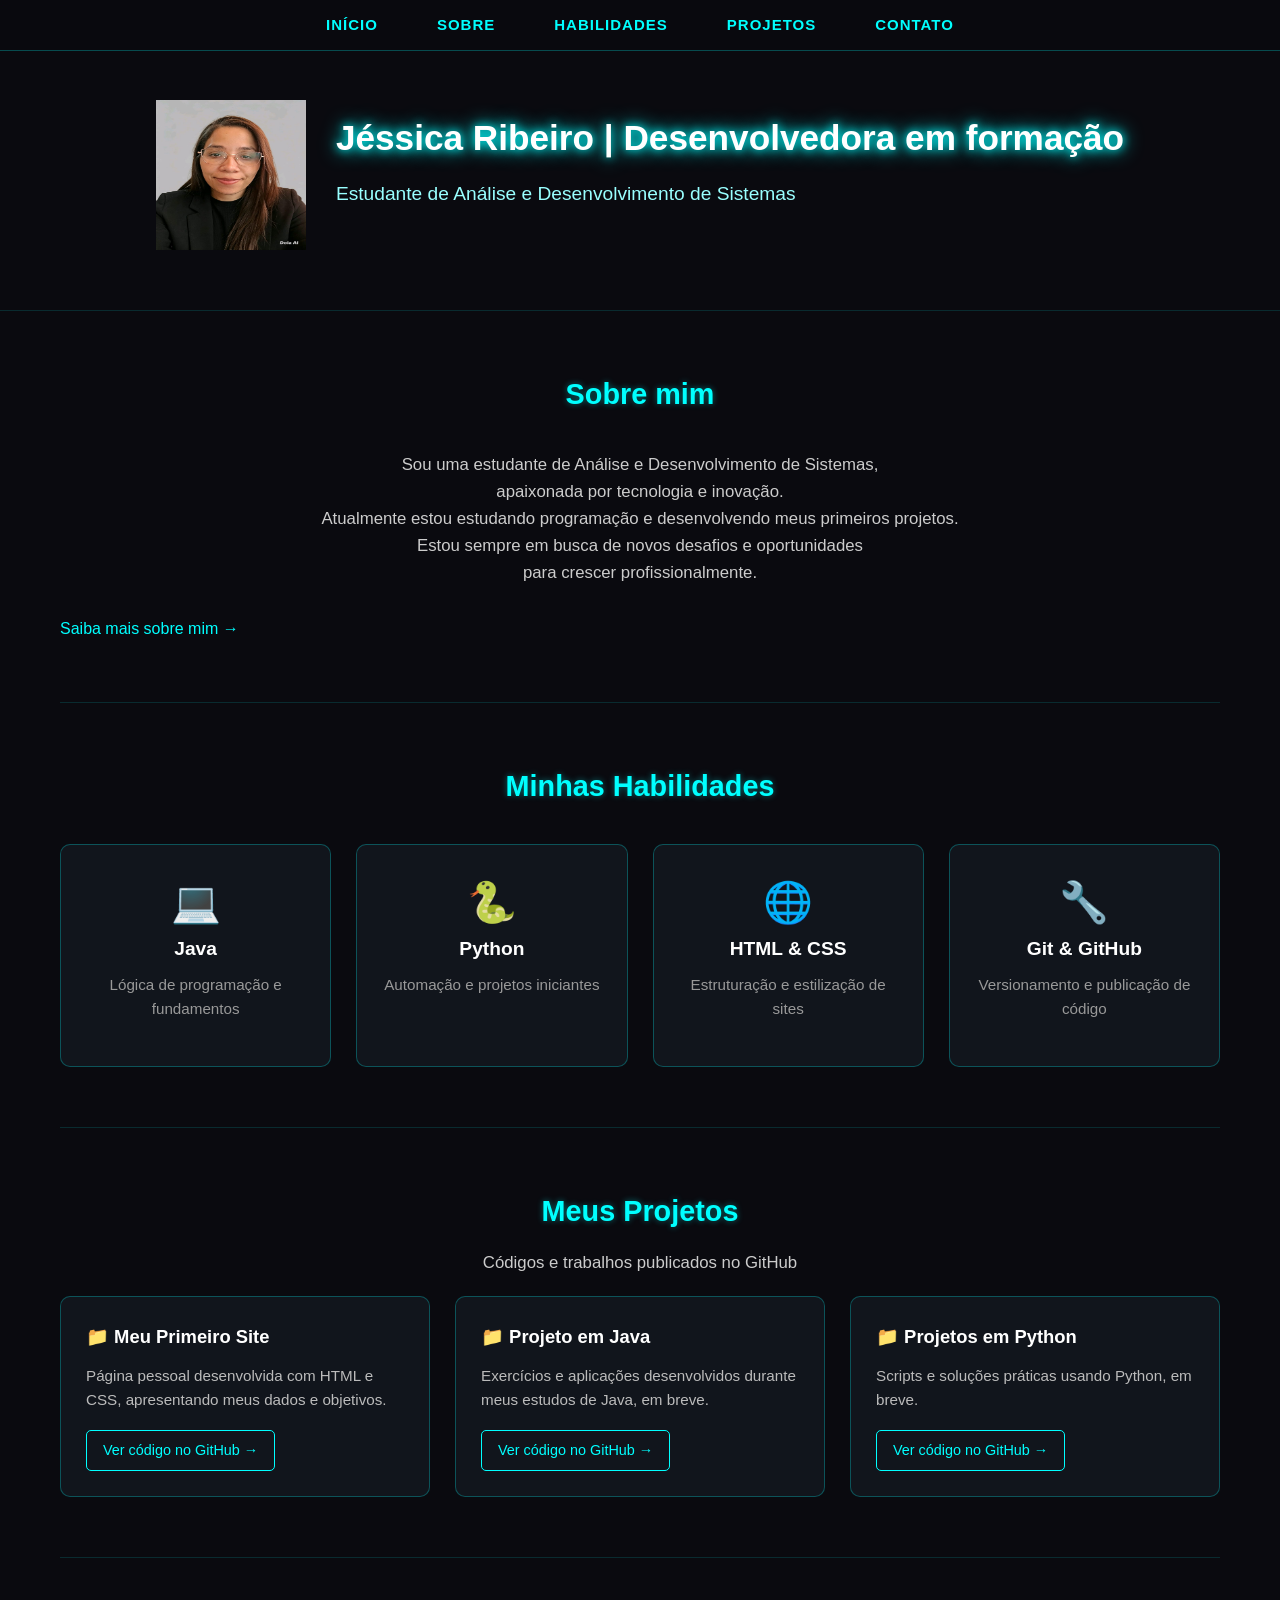
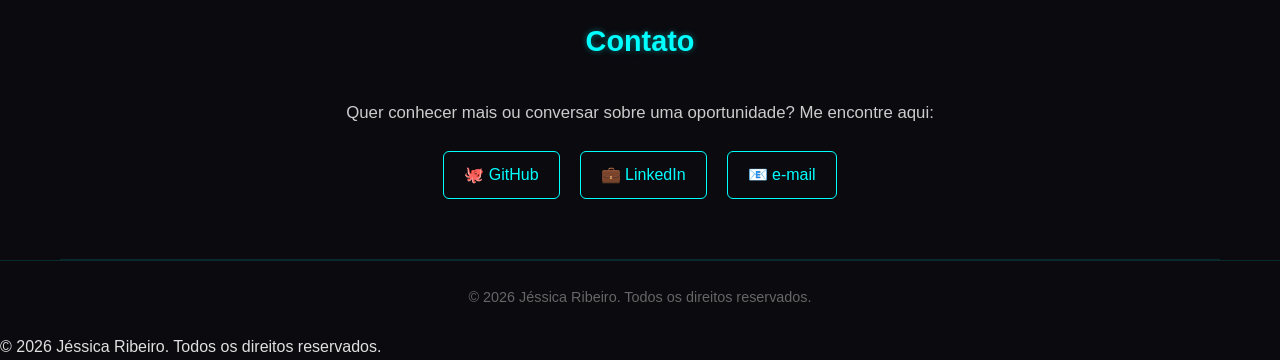
<file: index.html>
<!DOCTYPE html>
<html lang="pt-BR">
<head>
    <meta charset="UTF-8">
    <meta name="viewport" content="width=device-width, initial-scale=1.0">
    <title>Portfólio | Jéssica Ribeiro</title>
    <link rel="Stylesheet" href="style.css?v=4">
</head>

<body>

    <!-- 🧭 Menu de Navegação Fixo no Topo -->
    <nav class="menu-topo">
        <ul>
            <li><a href="#inicio">INÍCIO</a></li>
            <li><a href="#sobre">SOBRE</a></li>
            <li><a hr
                
                ef="#habilidades">HABILIDADES</a></li>
            <li><a href="#projetos">PROJETOS</a></li>
            <li><a href="#contato">CONTATO</a></li>
        </ul>
    </nav>

    <!-- 📌 Seção Início -->
    <header id="inicio">
      <img src="imagem.jpeg" alt="Foto" width="150" height="150">
      
      <div class="texto-cabecalho">
        <h1>Jéssica Ribeiro | Desenvolvedora em formação</h1>
        <p>Estudante de Análise e Desenvolvimento de Sistemas</p>
      </div>
    </header>

    <main>

        <!-- 👤 Seção Sobre -->
        <section id="sobre" class="secao">
            <h2>Sobre mim</h2>
            <p>Sou uma estudante de Análise e Desenvolvimento de Sistemas,<br> 
                apaixonada por tecnologia e inovação.<br> 
                Atualmente estou estudando programação e desenvolvendo meus primeiros projetos.<br> 
                Estou sempre em busca de novos desafios e oportunidades<br> 
                para crescer profissionalmente.
            </p>
            <a href="sobre.html" class="btn-link">Saiba mais sobre mim →</a>
        </section>

        <!-- 💡 Seção Habilidades -->
        <section id="habilidades" class="secao">
            <h2>Minhas Habilidades</h2>
            <div class="grade-cards">
                <div class="card-habilidade">
                    <span class="icone">💻</span>
                    <h3>Java</h3>
                    <p>Lógica de programação e fundamentos</p>
                </div>
                <div class="card-habilidade">
                    <span class="icone">🐍</span>
                    <h3>Python</h3>
                    <p>Automação e projetos iniciantes</p>
                </div>
                <div class="card-habilidade">
                    <span class="icone">🌐</span>
                    <h3>HTML & CSS</h3>
                    <p>Estruturação e estilização de sites</p>
                </div>
                <div class="card-habilidade">
                    <span class="icone">🔧</span>
                    <h3>Git & GitHub</h3>
                    <p>Versionamento e publicação de código</p>
                </div>
            </div>
        </section>

        <!-- 🚀 Seção Projetos -->
        <section id="projetos" class="secao">
            <h2>Meus Projetos</h2>
            <p class="subtitulo">Códigos e trabalhos publicados no GitHub</p>
            <div class="grade-cards">
                <!-- Exemplo de card de projeto → Vamos substituir pelos SEUS projetos reais! -->
                <div class="card-projeto">
                    <h3>📁 Meu Primeiro Site</h3>
                    <p>Página pessoal desenvolvida com HTML e CSS, apresentando meus dados e objetivos.</p>
                    <a href="https://github.com/jessicaribeiro12150-beep/meu-primeiro-repositorio" target="_blank" class="btn-projeto">Ver código no GitHub →</a>
                </div>
                <div class="card-projeto">
                    <h3>📁 Projeto em Java</h3>
                    <p>Exercícios e aplicações desenvolvidos durante meus estudos de Java, em breve.</p>
                    <a href="https://github.com/jessicaribeiro12150-beep/projetos-java" target="_blank" class="btn-projeto">Ver código no GitHub →</a>
                </div>
                <div class="card-projeto">
                    <h3>📁 Projetos em Python</h3>
                    <p>Scripts e soluções práticas usando Python, em breve.</p>
                    <a href="https://github.com/jessicaribeiro12150-beep/projetos-python" target="_blank" class="btn-projeto">Ver código no GitHub →</a>
                </div>
            </div>
        </section>

        <!-- ✉️ Seção Contato -->
        <section id="contato" class="secao">
            <h2>Contato</h2>
            <p>Quer conhecer mais ou conversar sobre uma oportunidade? Me encontre aqui:</p>
            <div class="links-contato">
                <a href="https://github.com/jessicaribeiro12150-beep/meu-primeiro-repositorio" target="_blank">🐙 GitHub</a>
                <a href="https://www.linkedin.com/in/jessica-da-silva-ribeiro-dev" target="_blank">💼 LinkedIn</a>
                <a href="https://mail.google.com/mail/?view=cm&to=jessicaribeiro12150@gmail.com&su=Recrutamento&body=Tenho interesse em conversar sobre oportunidades." target="_blank">📧 e-mail</a>
            </div>
        </section>

    </main>

    <footer>
        <p>&copy; 2026 Jéssica Ribeiro. Todos os direitos reservados.</p>
    </footer>

    <!-- ⚡ Rolagem suave entre as seções -->
    <script>
        document.querySelectorAll('a[href^="#"]').forEach(link => {
            link.addEventListener('click', function(e) {
                e.preventDefault();
                const alvo = document.querySelector(this.getAttribute('href'));
                if(alvo) {
                    alvo.scrollIntoView({
                        behavior: 'smooth',
                        block: 'start'
                    });
                }
            });
        });
    </script>

</body>
</html>
        <p>&copy; 2026 Jéssica Ribeiro. Todos os direitos reservados.</p>
    </footer>

</body>

</html>
</file>
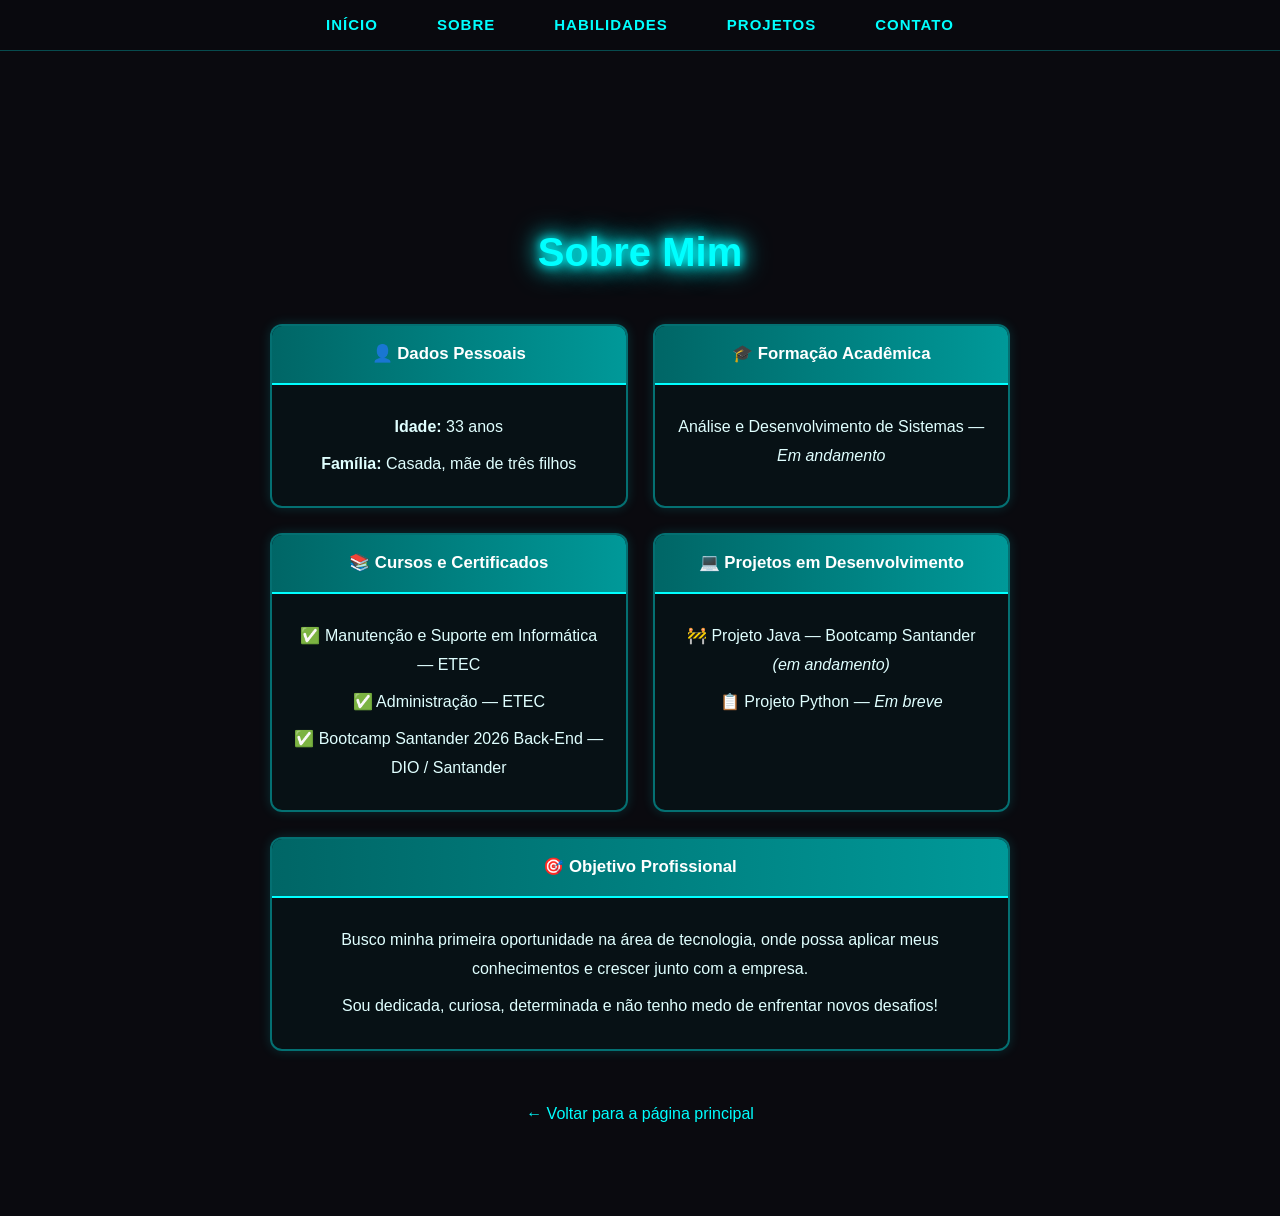
<file: sobre.html>
<!DOCTYPE html>
<html lang="pt-BR">
<head>
    <meta charset="UTF-8">
    <meta name="viewport" content="width=device-width, initial-scale=1.0">
    <title>Sobre Mim | Jéssica Ribeiro</title>
    <link rel="stylesheet" href="style.css?v=5">
</head>
<body>

    <nav class="menu-topo">
        <ul>
            <li><a href="index.html#inicio">INÍCIO</a></li>
            <li><a href="index.html#sobre">SOBRE</a></li>
            <li><a href="index.html#habilidades">HABILIDADES</a></li>
            <li><a href="index.html#projetos">PROJETOS</a></li>
            <li><a href="index.html#contato">CONTATO</a></li>
        </ul>
    </nav>

    <main class="secao-pagina">
        <h2 class="titulo-sobre">Sobre Mim</h2>

        <div class="caixas-sobre">

            <div class="caixa-item">
                <h3 class="pergunta">👤 Dados Pessoais</h3>
                <div class="resposta">
                    <p><strong>Idade:</strong> 33 anos</p>
                    <p><strong>Família:</strong> Casada, mãe de três filhos</p>
                </div>
            </div>

            <div class="caixa-item">
                <h3 class="pergunta">🎓 Formação Acadêmica</h3>
                <div class="resposta">
                    <p>Análise e Desenvolvimento de Sistemas — <em>Em andamento</em></p>
                </div>
            </div>

            <div class="caixa-item">
                <h3 class="pergunta">📚 Cursos e Certificados</h3>
                <div class="resposta">
                    <p>✅ Manutenção e Suporte em Informática — ETEC</p>
                    <p>✅ Administração — ETEC</p>
                    <p>✅ Bootcamp Santander 2026 Back-End — DIO / Santander</p>
                </div>
            </div>

            <div class="caixa-item">
                <h3 class="pergunta">💻 Projetos em Desenvolvimento</h3>
                <div class="resposta">
                    <p>🚧 Projeto Java — Bootcamp Santander <em>(em andamento)</em></p>
                    <p>📋 Projeto Python — <em>Em breve</em></p>
                </div>
            </div>

            <div class="caixa-item">
                <h3 class="pergunta">🎯 Objetivo Profissional</h3>
                <div class="resposta">
                    <p>Busco minha primeira oportunidade na área de tecnologia, onde possa aplicar meus conhecimentos e crescer junto com a empresa.</p>
                    <p>Sou dedicada, curiosa, determinada e não tenho medo de enfrentar novos desafios!</p>
                </div>
            </div>

        </div>

        <a href="index.html" class="btn-link">← Voltar para a página principal</a>
    </main>

</body>
</html>
</file>
<file: style.css>
/* ========== CONFIGURAÇÕES GERAIS ========== */
* {
    margin: 0;
    padding: 0;
    box-sizing: border-box;
    font-family: 'Segoe UI', Roboto, sans-serif;
}

html {
    scroll-behavior: smooth; /* Rola suave também pelo CSS */
}

body {
    background-color: #0a0a0f;
    color: #e0e0e0;
    line-height: 1.6;
}

a {
    text-decoration: none;
    color: inherit;
}

ul {
    list-style: none;
}

/* ========== MENU DE NAVEGAÇÃO FIXO NO TOPO ========== */
.menu-topo {
    position: fixed;
    top: 0;
    width: 100%;
    background-color: rgba(10, 10, 15, 0.95);
    border-bottom: 1px solid #00ffff44;
    z-index: 1000;
    padding: 12px 0;
}

.menu-topo ul {
    display: flex;
    justify-content: center;
    gap: 35px;
    flex-wrap: wrap;
}

.menu-topo a {
    color: #00ffff;
    font-weight: 600;
    font-size: 15px;
    letter-spacing: 1px;
    padding: 8px 12px;
    border-radius: 4px;
    transition: all 0.3s ease;
}

.menu-topo a:hover {
    color: #ffffff;
    text-shadow: 0 0 8px #00ffff, 0 0 16px #00ffff;
    box-shadow: 0 0 10px #00ffff55;
}

/* ========== CABEÇALHO / INÍCIO ========== */
header {
    padding: 120px 20px 80px;
    text-align: center;
    border-bottom: 1px solid #00ffff22;
}

header h1 {
    font-size: 2.2rem;
    color: #ffffff;
    margin-bottom: 12px;
    text-shadow: 0 0 10px #00ffff, 0 0 20px #00ffff;
}

header p {
    font-size: 1.2rem;
    color: #99ffff;
    margin-bottom: 30px;
}

.btn-destaque {
    display: inline-block;
    padding: 12px 30px;
    background: transparent;
    color: #00ffff;
    border: 2px solid #00ffff;
    border-radius: 6px;
    font-weight: bold;
    transition: all 0.3s ease;
}

.btn-destaque:hover {
    background-color: #00ffff22;
    box-shadow: 0 0 15px #00ffff, inset 0 0 15px #00ffff33;
    color: #fff;
}

/* ========== SEÇÕES GERAIS ========== */
main {
    max-width: 1200px;
    margin: 0 auto;
    padding: 0 20px;
}

.secao {
    padding: 60px 0;
    border-bottom: 1px solid #00ffff22;
}

.secao h2 {
    text-align: center;
    font-size: 1.8rem;
    color: #00ffff;
    margin-bottom: 35px;
    text-shadow: 0 0 6px #00ffff66;
}

.secao p {
    text-align: center;
    font-size: 1.05rem;
    color: #cccccc;
    margin-bottom: 20px;
}

.subtitulo {
    text-align: center;
    color: #888;
    margin-top: -20px;
    margin-bottom: 35px;
}

.btn-link {
    display: inline-block;
    color: #00ffff;
    font-weight: 500;
    margin-top: 10px;
    transition: all 0.3s ease;
}

.btn-link:hover {
    text-shadow: 0 0 6px #00ffff;
}

/* ========== GRADE DE CARDS ========== */
.grade-cards {
    display: grid;
    grid-template-columns: repeat(auto-fit, minmax(260px, 1fr));
    gap: 25px;
}

/* ========== CARDS DE HABILIDADES ========== */
.card-habilidade {
    background-color: #11151c;
    padding: 25px;
    border-radius: 10px;
    border: 1px solid #00ffff44;
    text-align: center;
    transition: all 0.3s ease;
}

.card-habilidade:hover {
    transform: translateY(-6px);
    border-color: #00ffff;
    box-shadow: 0 0 15px #00ffff55;
}

.card-habilidade .icone {
    font-size: 2.5rem;
    margin-bottom: 10px;
}

.card-habilidade h3 {
    color: #ffffff;
    margin-bottom: 8px;
    font-size: 1.2rem;
}

.card-habilidade p {
    color: #999;
    font-size: 0.95rem;
}

/* ========== CARDS DE PROJETOS ========== */
.card-projeto {
    background-color: #11151c;
    padding: 25px;
    border-radius: 10px;
    border: 1px solid #00ffff44;
    transition: all 0.3s ease;
}

.card-projeto:hover {
    transform: translateY(-6px);
    border-color: #00ffff;
    box-shadow: 0 0 15px #00ffff55;
}

.card-projeto h3 {
    color: #ffffff;
    margin-bottom: 12px;
    font-size: 1.15rem;
}

.card-projeto p {
    color: #bbb;
    font-size: 0.95rem;
    text-align: left;
    margin-bottom: 18px;
}

.btn-projeto {
    display: inline-block;
    padding: 8px 16px;
    border: 1px solid #00ffff;
    color: #00ffff;
    border-radius: 5px;
    font-size: 0.9rem;
    transition: all 0.3s ease;
}

.btn-projeto:hover {
    background-color: #00ffff22;
    box-shadow: 0 0 8px #00ffff44;
    color: #fff;
}

/* ========== CONTATO ========== */
.links-contato {
    display: flex;
    justify-content: center;
    flex-wrap: wrap;
    gap: 20px;
    margin-top: 25px;
}

.links-contato a {
    padding: 10px 20px;
    border: 1px solid #00ffff;
    color: #00ffff;
    border-radius: 6px;
    transition: all 0.3s ease;
}

.links-contato a:hover {
    background-color: #00ffff22;
    box-shadow: 0 0 12px #00ffff55;
    color: #fff;
}

/* ========== RODAPÉ ========== */
footer {
    text-align: center;
    padding: 25px;
    border-top: 1px solid #00ffff22;
    color: #666;
    font-size: 0.9rem;
}

/* ========== RESPONSIVIDADE (Celular) ========== */
@media (max-width: 768px) {
    header h1 {
        font-size: 1.6rem;
    }

    .menu-topo ul {
        gap: 12px;
    }

    .menu-topo a {
        font-size: 13px;
    }
}
header {
    display: flex;
    align-items: center;
    justify-content: center;
    gap: 30px;
    flex-wrap: wrap;
    text-align: left;
    padding: 100px 20px 60px;
}

.foto-perfil, img[src="imagem.png"] {
    width: 130px;
    height: 130px;
    border-radius: 50%;
    border: 3px solid #00ffff;
    box-shadow: 0 0 15px #00ffff55;
    object-fit: cover;
    flex-shrink: 0;
}

.texto-cabecalho {
    display: flex;
    flex-direction: column;
}

/* Ajuste para celular */
@media (max-width: 768px) {
    header {
        flex-direction: column;
        text-align: center;
    }
}
.secao-pagina {
    max-width: 800px;
    margin: 150px auto 60px;  /* Aumentei de 100px para 150px → desce tudo! */
    padding: 30px;             /* Mais espaçamento interno */
    text-align: center;
}
.secao-pagina {
    max-width: 800px;
    margin: 150px auto 60px;  /* Aumentei de 100px para 150px → desce tudo! */
    padding: 30px;             /* Mais espaçamento interno */
    text-align: center;
}
/* Título Sobre Mim em Neon Azul */
.titulo-sobre {
    color: #00ffff;
    text-align: center;
    font-size: 2.5rem;
    text-shadow: 0 0 10px #00ffff, 0 0 20px #00ffff, 0 0 30px #00ffff;
    margin: 40px 0;
}

/* Container das caixinhas */
.caixas-sobre {
    display: flex;
    flex-wrap: wrap;
    gap: 25px;
    justify-content: center;
    margin-bottom: 40px;
}

/* Cada caixinha */
.caixa-item {
    flex: 1 1 350px;
    background: rgba(0, 40, 40, 0.25);
    border: 2px solid rgba(0, 255, 255, 0.4);
    border-radius: 12px;
    padding: 0;
    box-shadow: 0 0 12px rgba(0, 255, 255, 0.15);
    transition: transform 0.3s, box-shadow 0.3s;
}

.caixa-item:hover {
    transform: translateY(-5px);
    box-shadow: 0 0 20px rgba(0, 255, 255, 0.35);
}

/* Título da caixa = Pergunta */
.pergunta {
    background: linear-gradient(90deg, #006666, #009999);
    color: #fff;
    padding: 15px 20px;
    margin: 0;
    border-radius: 10px 10px 0 0;
    font-size: 1.05rem;
    border-bottom: 2px solid #00ffff;
}

/* Conteúdo = Resposta */
.resposta {
    padding: 20px;
    color: #e0ffff;
    line-height: 1.8;
}

.resposta p {
    margin: 8px 0;
}

/* Ajuste no espaçamento do topo */
.secao-pagina {
    margin: 150px auto 60px;
}

/* Celular: uma abaixo da outra */
@media (max-width: 768px) {
    .caixas-sobre {
        flex-direction: column;
    }
    .titulo-sobre {
        font-size: 1.8rem;
    }
}
</file>
